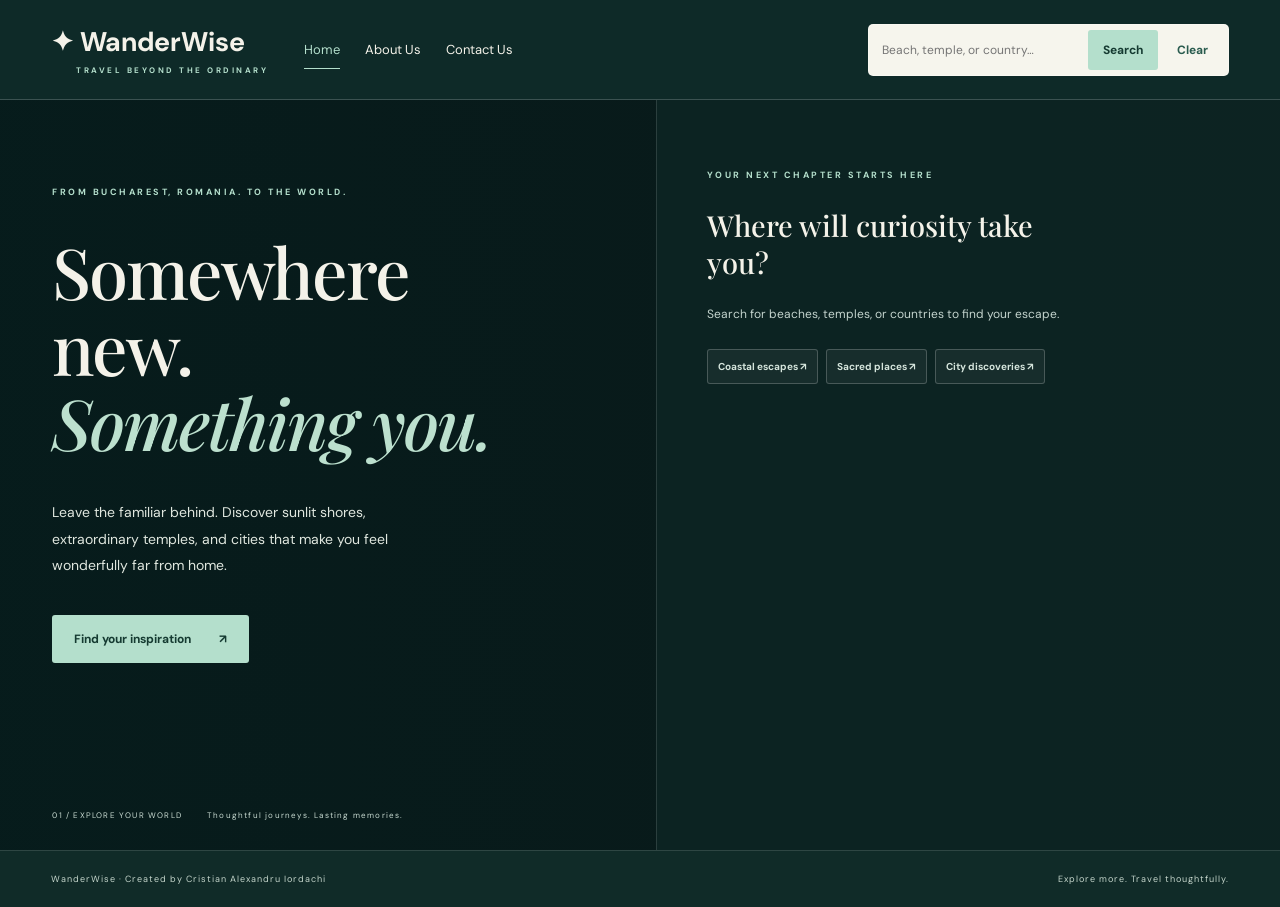
<file: index.html>
<!doctype html><html lang="en"><head><meta charset="UTF-8"><meta name="viewport" content="width=device-width,initial-scale=1"><title>WanderWise | Find your next adventure</title><link rel="stylesheet" href="styles.css"><script src="wanderwise.js" defer></script></head><body>
<nav aria-label="Main navigation"><a class="brand" href="index.html">✦ WanderWise<span>TRAVEL BEYOND THE ORDINARY</span></a><div class="links"><a aria-current="page" href="index.html">Home</a><a href="about.html">About Us</a><a href="contact.html">Contact Us</a></div><form id="search-form" role="search"><label class="sr-only" for="search">Search destinations</label><input id="search" type="search" placeholder="Beach, temple, or country…" autocomplete="off"><button type="submit">Search</button><button type="button" class="clear" id="clear">Clear</button></form></nav>
<main class="layout"><section class="hero"><p class="eyebrow">FROM BUCHAREST, ROMANIA. TO THE WORLD.</p><h1>Somewhere<br>new.<br><em>Something you.</em></h1><p class="intro">Leave the familiar behind. Discover sunlit shores, extraordinary temples, and cities that make you feel wonderfully far from home.</p><a class="cta" href="#discover">Find your inspiration <span>↗</span></a><div class="hero-footer"><span>01 / EXPLORE YOUR WORLD</span><span>Thoughtful journeys. Lasting memories.</span></div></section><section id="discover" class="discovery" aria-labelledby="results-title"><p class="eyebrow">YOUR NEXT CHAPTER STARTS HERE</p><h2 id="results-title">Where will curiosity take you?</h2><p id="result-status" role="status">Search for beaches, temples, or countries to find your escape.</p><div class="chips"><button data-query="beaches">Coastal escapes ↗</button><button data-query="temples">Sacred places ↗</button><button data-query="countries">City discoveries ↗</button></div><div id="results" class="results"></div></section></main><footer>WanderWise · Created by Cristian Alexandru Iordachi <span>Explore more. Travel thoughtfully.</span></footer></body></html>
</file>
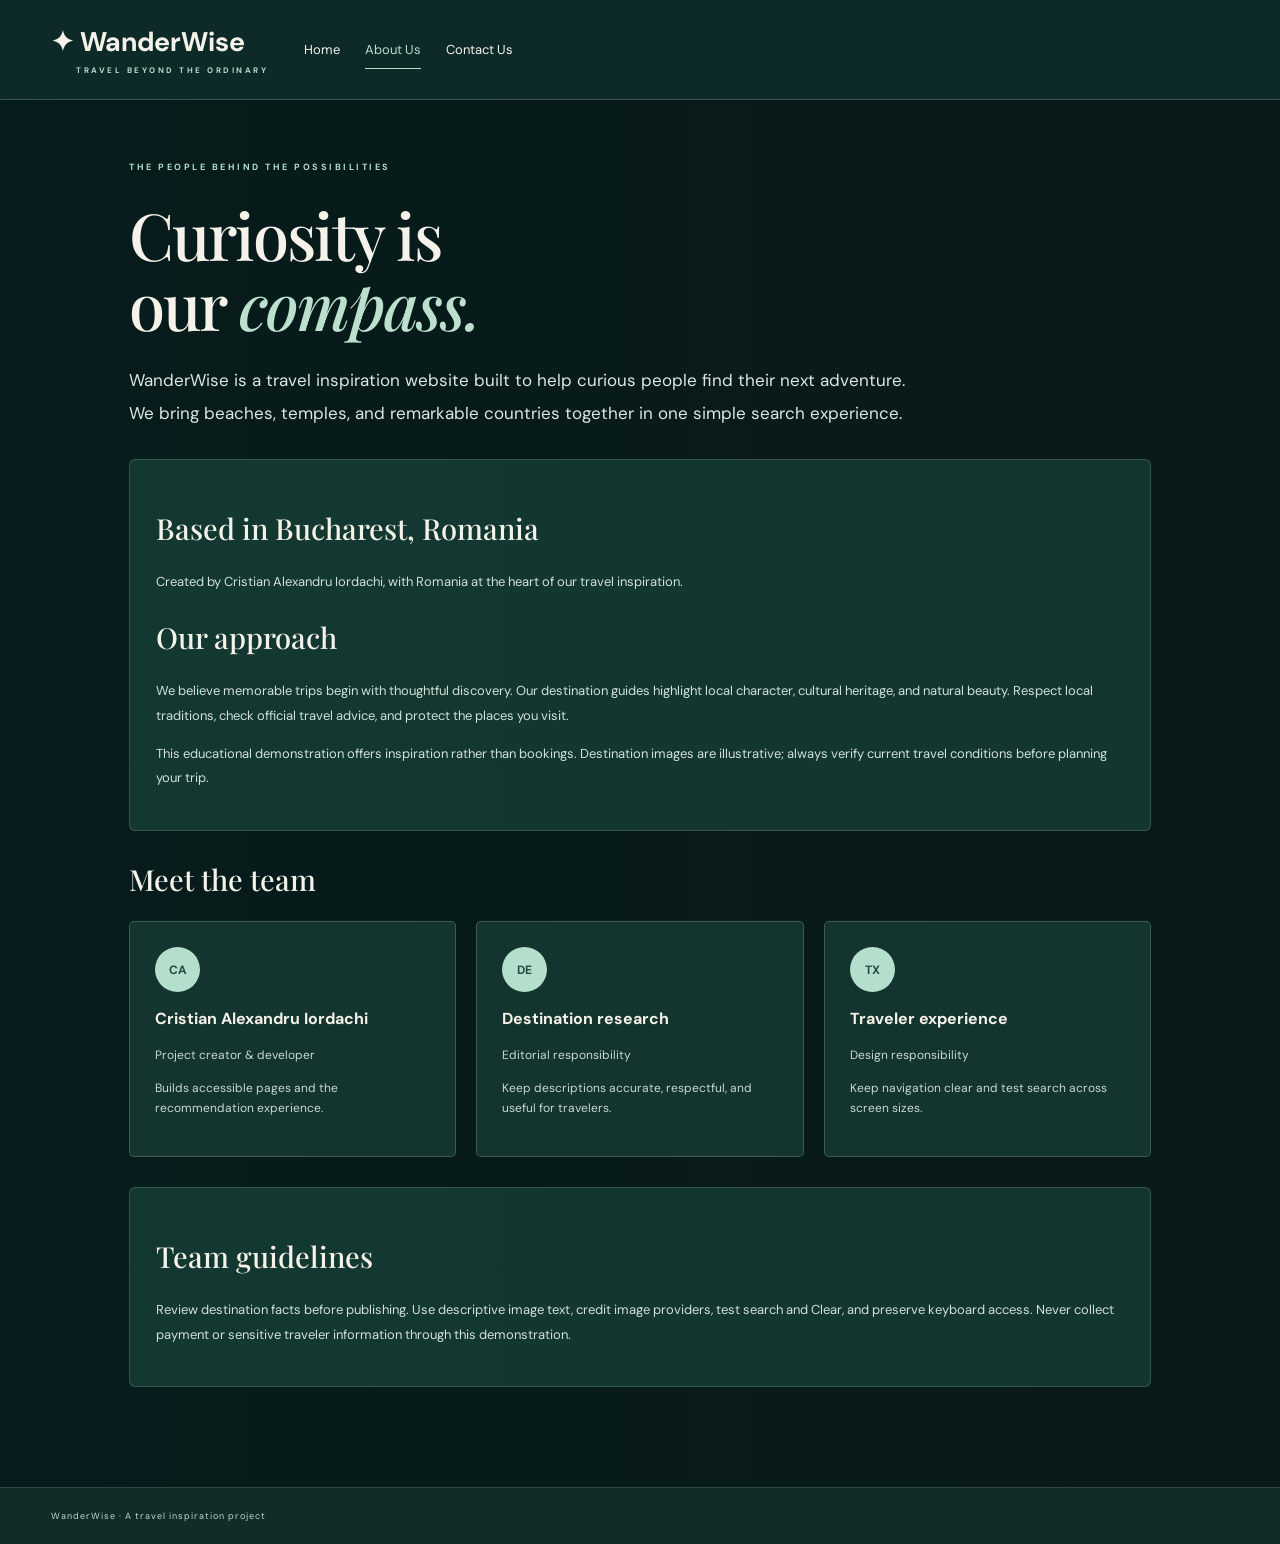
<file: about.html>
<!doctype html><html lang="en"><head><meta charset="UTF-8"><meta name="viewport" content="width=device-width,initial-scale=1"><title>About Us | WanderWise</title><link rel="stylesheet" href="styles.css"></head><body><nav aria-label="Main navigation"><a class="brand" href="index.html">✦ WanderWise<span>TRAVEL BEYOND THE ORDINARY</span></a><div class="links"><a href="index.html">Home</a><a aria-current="page" href="about.html">About Us</a><a href="contact.html">Contact Us</a></div></nav><main class="page"><p class="eyebrow">THE PEOPLE BEHIND THE POSSIBILITIES</p><h1>Curiosity is<br>our <em>compass.</em></h1><p class="lead">WanderWise is a travel inspiration website built to help curious people find their next adventure. We bring beaches, temples, and remarkable countries together in one simple search experience.</p><section class="glass"><h2>Based in Bucharest, Romania</h2><p>Created by Cristian Alexandru Iordachi, with Romania at the heart of our travel inspiration.</p><h2>Our approach</h2><p>We believe memorable trips begin with thoughtful discovery. Our destination guides highlight local character, cultural heritage, and natural beauty. Respect local traditions, check official travel advice, and protect the places you visit.</p><p>This educational demonstration offers inspiration rather than bookings. Destination images are illustrative; always verify current travel conditions before planning your trip.</p></section><h2>Meet the team</h2><div class="team"><article><span class="avatar">CA</span><h3>Cristian Alexandru Iordachi</h3><p>Project creator & developer</p><p>Builds accessible pages and the recommendation experience.</p></article><article><span class="avatar">DE</span><h3>Destination research</h3><p>Editorial responsibility</p><p>Keep descriptions accurate, respectful, and useful for travelers.</p></article><article><span class="avatar">TX</span><h3>Traveler experience</h3><p>Design responsibility</p><p>Keep navigation clear and test search across screen sizes.</p></article></div><section class="glass"><h2>Team guidelines</h2><p>Review destination facts before publishing. Use descriptive image text, credit image providers, test search and Clear, and preserve keyboard access. Never collect payment or sensitive traveler information through this demonstration.</p></section></main><footer>WanderWise · A travel inspiration project</footer></body></html>
</file>
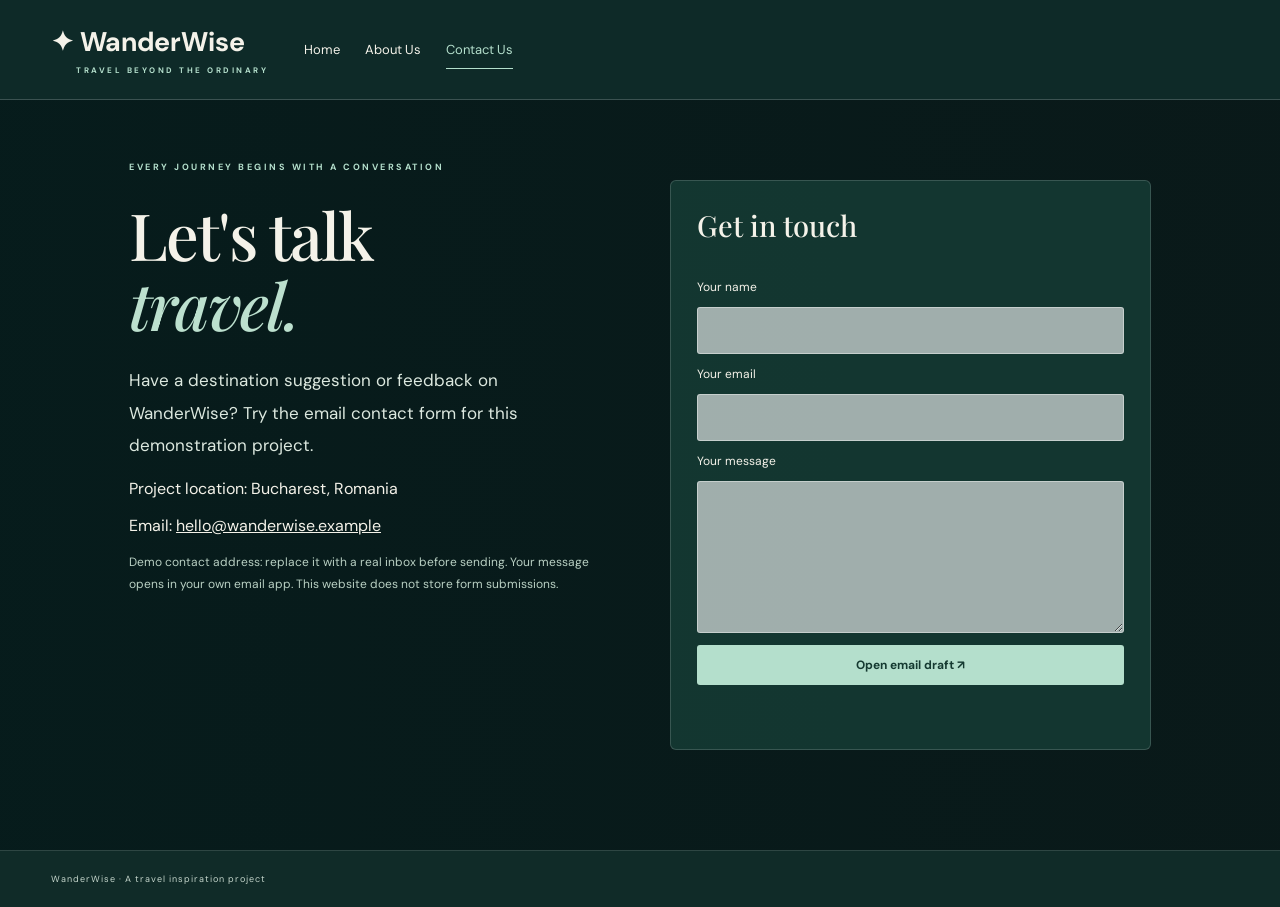
<file: contact.html>
<!doctype html><html lang="en"><head><meta charset="UTF-8"><meta name="viewport" content="width=device-width,initial-scale=1"><title>Contact Us | WanderWise</title><link rel="stylesheet" href="styles.css"><script src="contact.js" defer></script></head><body><nav aria-label="Main navigation"><a class="brand" href="index.html">✦ WanderWise<span>TRAVEL BEYOND THE ORDINARY</span></a><div class="links"><a href="index.html">Home</a><a href="about.html">About Us</a><a aria-current="page" href="contact.html">Contact Us</a></div></nav><main class="page contact-layout"><section><p class="eyebrow">EVERY JOURNEY BEGINS WITH A CONVERSATION</p><h1>Let's talk<br><em>travel.</em></h1><p class="lead">Have a destination suggestion or feedback on WanderWise? Try the email contact form for this demonstration project.</p><p>Project location: Bucharest, Romania</p><p>Email: <a href="mailto:hello@wanderwise.example">hello@wanderwise.example</a></p><p class="muted">Demo contact address: replace it with a real inbox before sending. Your message opens in your own email app. This website does not store form submissions.</p></section><form class="glass contact-form" id="contact-form"><h2>Get in touch</h2><label for="name">Your name</label><input id="name" name="name" required maxlength="100" autocomplete="name"><label for="email">Your email</label><input id="email" name="email" type="email" required autocomplete="email"><label for="message">Your message</label><textarea id="message" name="message" rows="6" required maxlength="3000"></textarea><button type="submit">Open email draft ↗</button><p id="contact-status" role="status"></p></form></main><footer>WanderWise · A travel inspiration project</footer></body></html>
</file>
<file: styles.css>
@import url('https://fonts.googleapis.com/css2?family=DM+Sans:wght@400;500;600;700&family=Playfair+Display:ital,wght@0,500;0,600;1,500&display=swap');
:root{color-scheme:dark;--cream:#f4f2e9;--mint:#b4dfcc;--ink:#132e2b}*{box-sizing:border-box}html{scroll-behavior:smooth}body{margin:0;color:var(--cream);font-family:'DM Sans',sans-serif;background:linear-gradient(90deg,rgba(5,29,29,.88),rgba(5,29,29,.65)),url('https://images.unsplash.com/photo-1476514525535-07fb3b4ae5f1?auto=format&fit=crop&w=2000&q=85') center/cover fixed;min-height:100vh}a{color:inherit}nav{min-height:100px;padding:22px 4%;display:flex;align-items:center;gap:36px;border-bottom:1px solid #ffffff30;background:#102d2bd9}.brand{text-decoration:none;font-size:27px;font-weight:700;white-space:nowrap}.brand span{display:block;font-size:8px;letter-spacing:2.5px;margin:6px 0 0 25px;color:var(--mint)}.links{display:flex;gap:25px;white-space:nowrap}.links a{text-decoration:none;font-size:13px;padding:10px 0}.links a:hover,.links [aria-current]{color:var(--mint);border-bottom:1px solid var(--mint)}#search-form{margin-left:auto;display:flex;padding:5px;border:1px solid #ffffff45;background:#f6f5ed;border-radius:5px;gap:4px}input,textarea,button{font:inherit}#search-form input{width:210px;border:0;background:transparent;color:#203834;outline-offset:1px;padding:8px;font-size:12px}button{cursor:pointer;background:var(--mint);color:#153a31;border:0;border-radius:3px;font-size:12px;font-weight:700;padding:12px 15px}button:hover,.cta:hover{background:#d5f3e4}button.clear{background:transparent;color:#295b4e}button:focus-visible,a:focus-visible,input:focus-visible,textarea:focus-visible{outline:3px solid #eacb7b;outline-offset:4px}.layout{display:grid;grid-template-columns:1.05fr 1fr;min-height:calc(100vh - 150px)}.hero{padding:75px 9% 30px 8%;position:relative;display:flex;align-items:flex-start;flex-direction:column}.eyebrow{font-size:9px;font-weight:700;letter-spacing:2.5px;color:var(--mint);line-height:1.8}h1{font:500 clamp(45px,5.5vw,86px)/1.07 'Playfair Display',Georgia,serif;margin:25px 0;letter-spacing:-2px}h1 em{color:#bce0ce;font-weight:500}h2{font:500 29px/1.25 'Playfair Display',Georgia,serif}h3{font-size:16px}.intro{font-size:14px;line-height:1.9;max-width:390px;color:#e0e7df}.cta{margin-top:22px;background:var(--mint);color:#153a31;text-decoration:none;border-radius:3px;padding:16px 22px;font-size:12px;font-weight:700}.cta span{margin-left:25px}.hero-footer{margin-top:auto;padding-top:55px;display:flex;gap:25px;font-size:8px;letter-spacing:1.2px;color:#c9dbd2}.discovery{background:#0e2826b8;border-left:1px solid #ffffff20;padding:58px 8%;}.discovery h2{max-width:340px}.discovery>p:not(.eyebrow){font-size:12px;color:#c4d4ce;line-height:1.7}.chips{display:flex;flex-wrap:wrap;gap:8px;margin:25px 0}.chips button{background:#ffffff0c;border:1px solid #ffffff35;color:#d5e5dc;font-size:10px;padding:10px}.results{display:grid;gap:18px}.card{background:#f5f3eb;color:#153b33;border-radius:5px;overflow:hidden;box-shadow:0 8px 25px #0002}.card img{width:100%;height:160px;object-fit:cover;display:block}.card-body{padding:14px 18px}.card .tag{font-size:8px;letter-spacing:2px;color:#55746b}.card h3{font:500 22px 'Playfair Display',Georgia,serif;margin:6px 0}.card p{font-size:11px;line-height:1.7;margin:7px 0}.card .time{font-size:10px;border-top:1px solid #d4ded6;padding-top:8px;color:#507166}.empty{padding:25px;border:1px dashed #ffffff50;border-radius:5px;line-height:1.7;font-size:13px}.page{max-width:1150px;margin:auto;padding:50px 5% 70px}.page h1{font-size:65px}.lead{font-size:17px;line-height:1.9;max-width:800px;color:#dce8df}.glass{padding:26px;background:#163c36d9;border:1px solid #ffffff28;border-radius:6px;margin:30px 0}.glass p{font-size:13px;line-height:1.9;color:#d1e1d7}.team{display:grid;grid-template-columns:repeat(3,1fr);gap:20px}.team article{background:#173a34db;border:1px solid #ffffff30;border-radius:5px;padding:25px}.team p{font-size:12px;line-height:1.7;color:#c8d9cf}.avatar{display:grid;place-items:center;width:45px;height:45px;background:var(--mint);color:#214c3e;border-radius:50%;font-size:12px;font-weight:700}.contact-layout{display:grid;grid-template-columns:1fr 1fr;gap:60px}.contact-form{display:flex;flex-direction:column;gap:12px}.contact-form h2{margin-top:0}.contact-form input,.contact-form textarea{background:#fff9;color:#132e2b;border:1px solid #ffffff65;border-radius:3px;padding:12px;width:100%}.contact-form label{font-size:12px}.muted{font-size:12px;line-height:1.8;color:#b9d0c3}footer{padding:22px 4%;font-size:9px;letter-spacing:1px;background:#102b28;border-top:1px solid #ffffff20;color:#c4d5cb;display:flex;justify-content:space-between}.sr-only{position:absolute;width:1px;height:1px;padding:0;overflow:hidden;clip:rect(0,0,0,0);white-space:nowrap} @media(min-width:1500px){.card img{height:190px}}@media(max-width:1100px){nav{flex-wrap:wrap;gap:22px}#search-form{width:100%;margin:0}#search-form input{flex:1}.hero{padding-top:55px}.discovery{padding:40px 7%}}@media(max-width:700px){nav{padding:20px}.brand{font-size:23px}.links{gap:18px}.layout,.contact-layout{grid-template-columns:1fr}.hero{min-height:600px;padding:40px 7%}.hero h1{font-size:62px}.discovery{border-left:0;border-top:1px solid #ffffff30;padding:35px 7%}.team{grid-template-columns:1fr}.page h1{font-size:52px}.contact-layout{gap:0}.contact-layout a{overflow-wrap:anywhere}footer span{display:none}}
</file>
